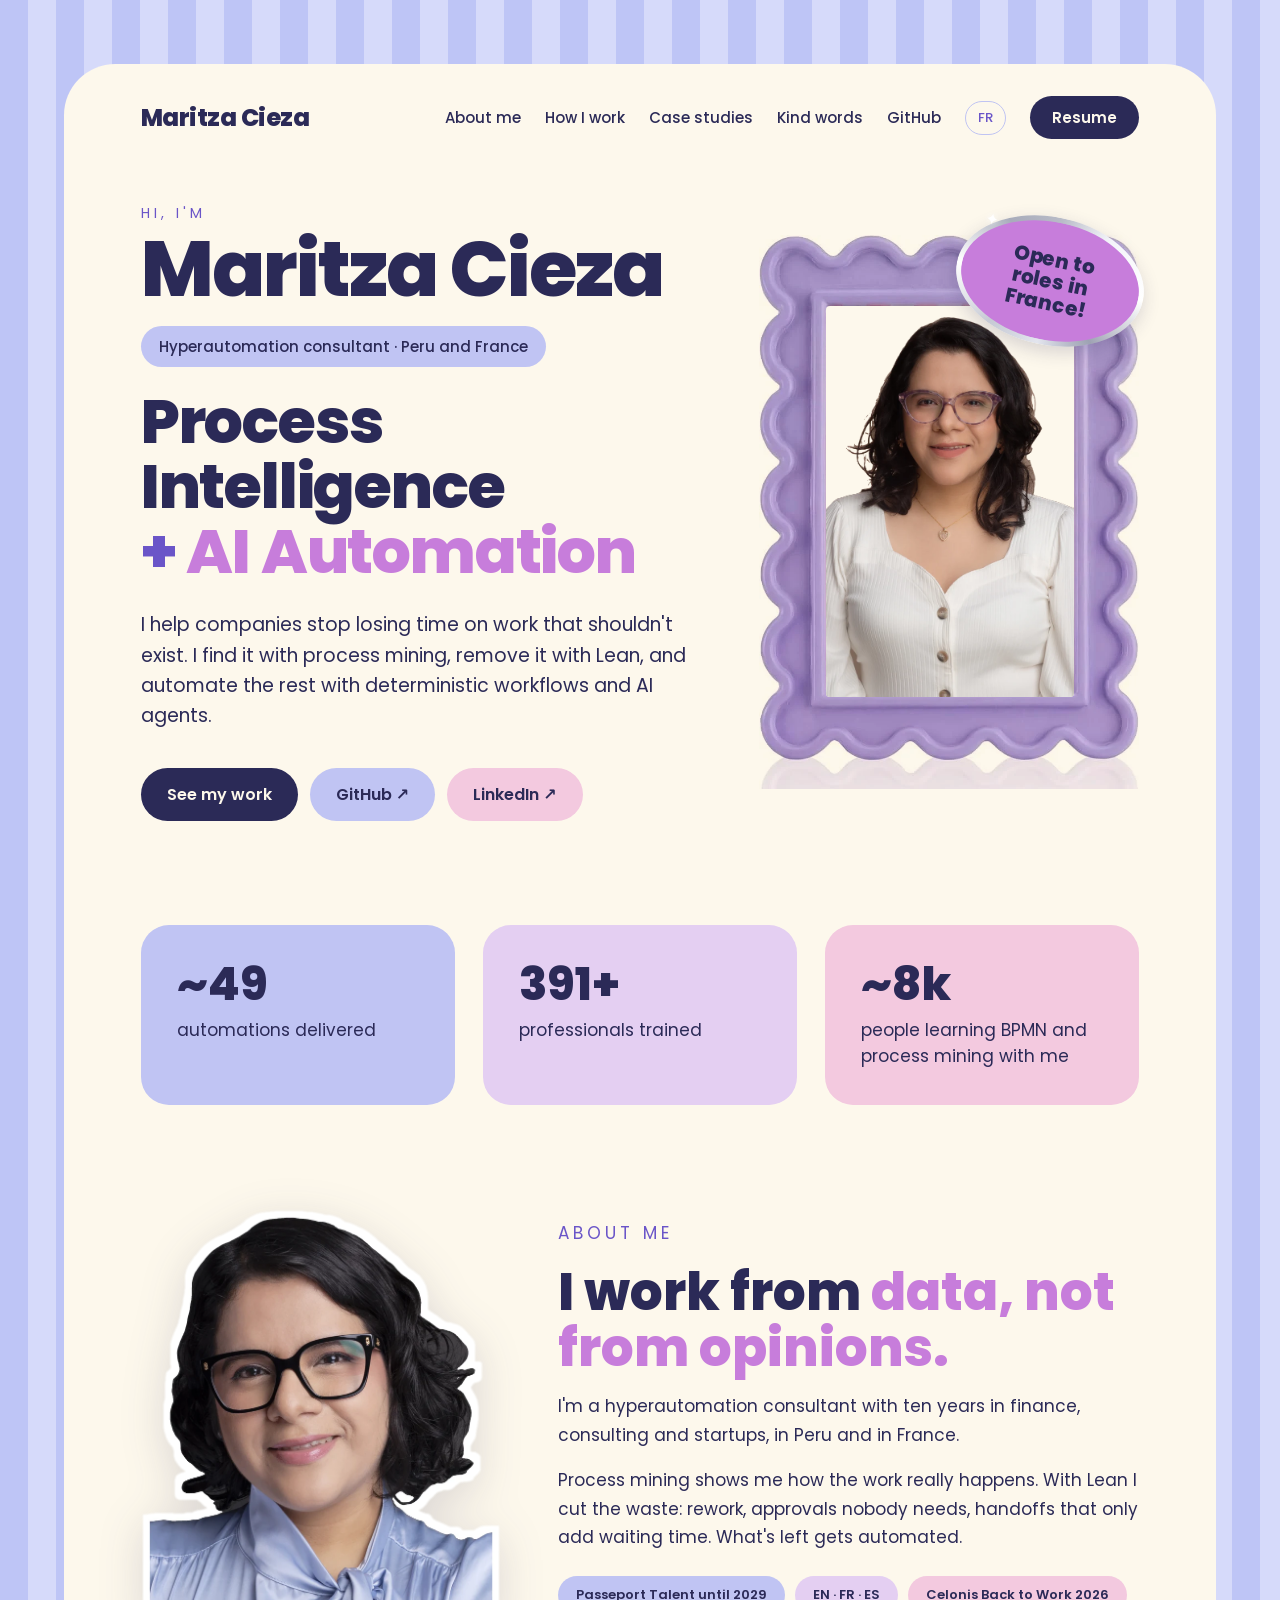
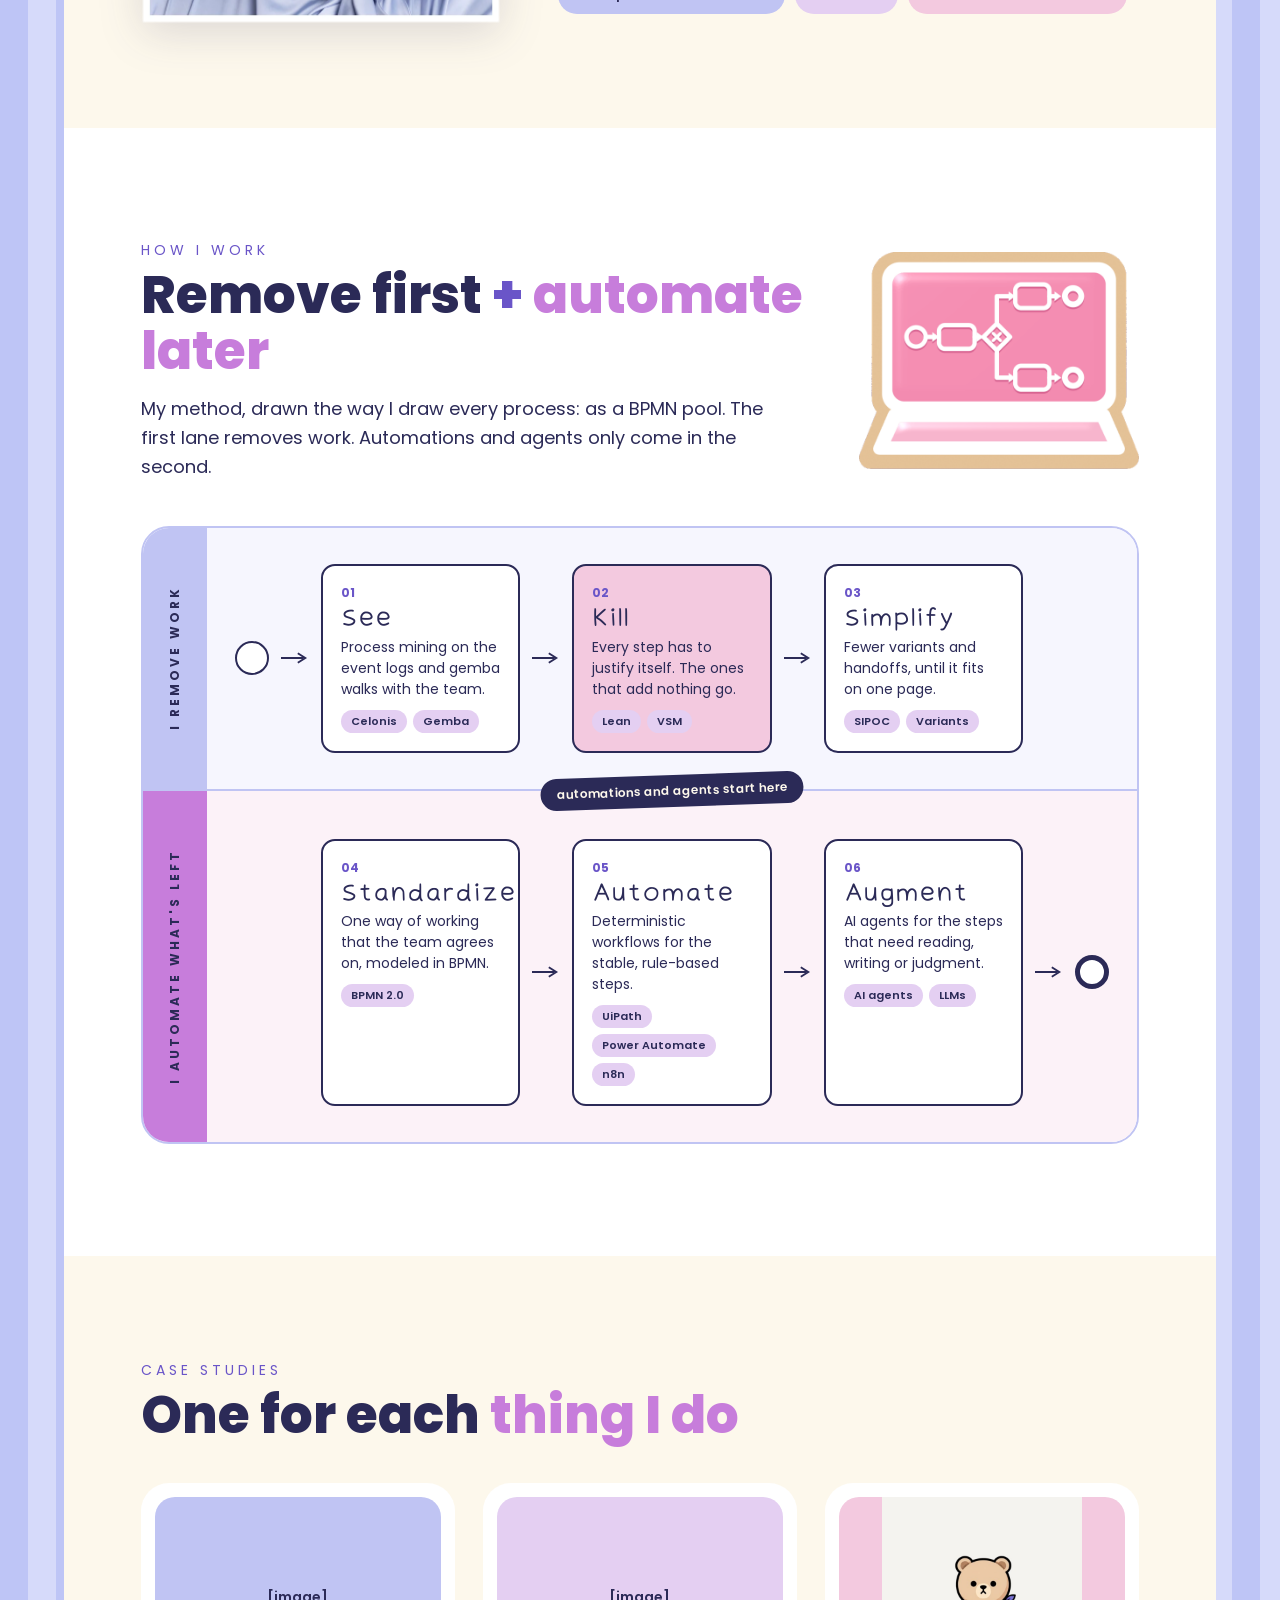
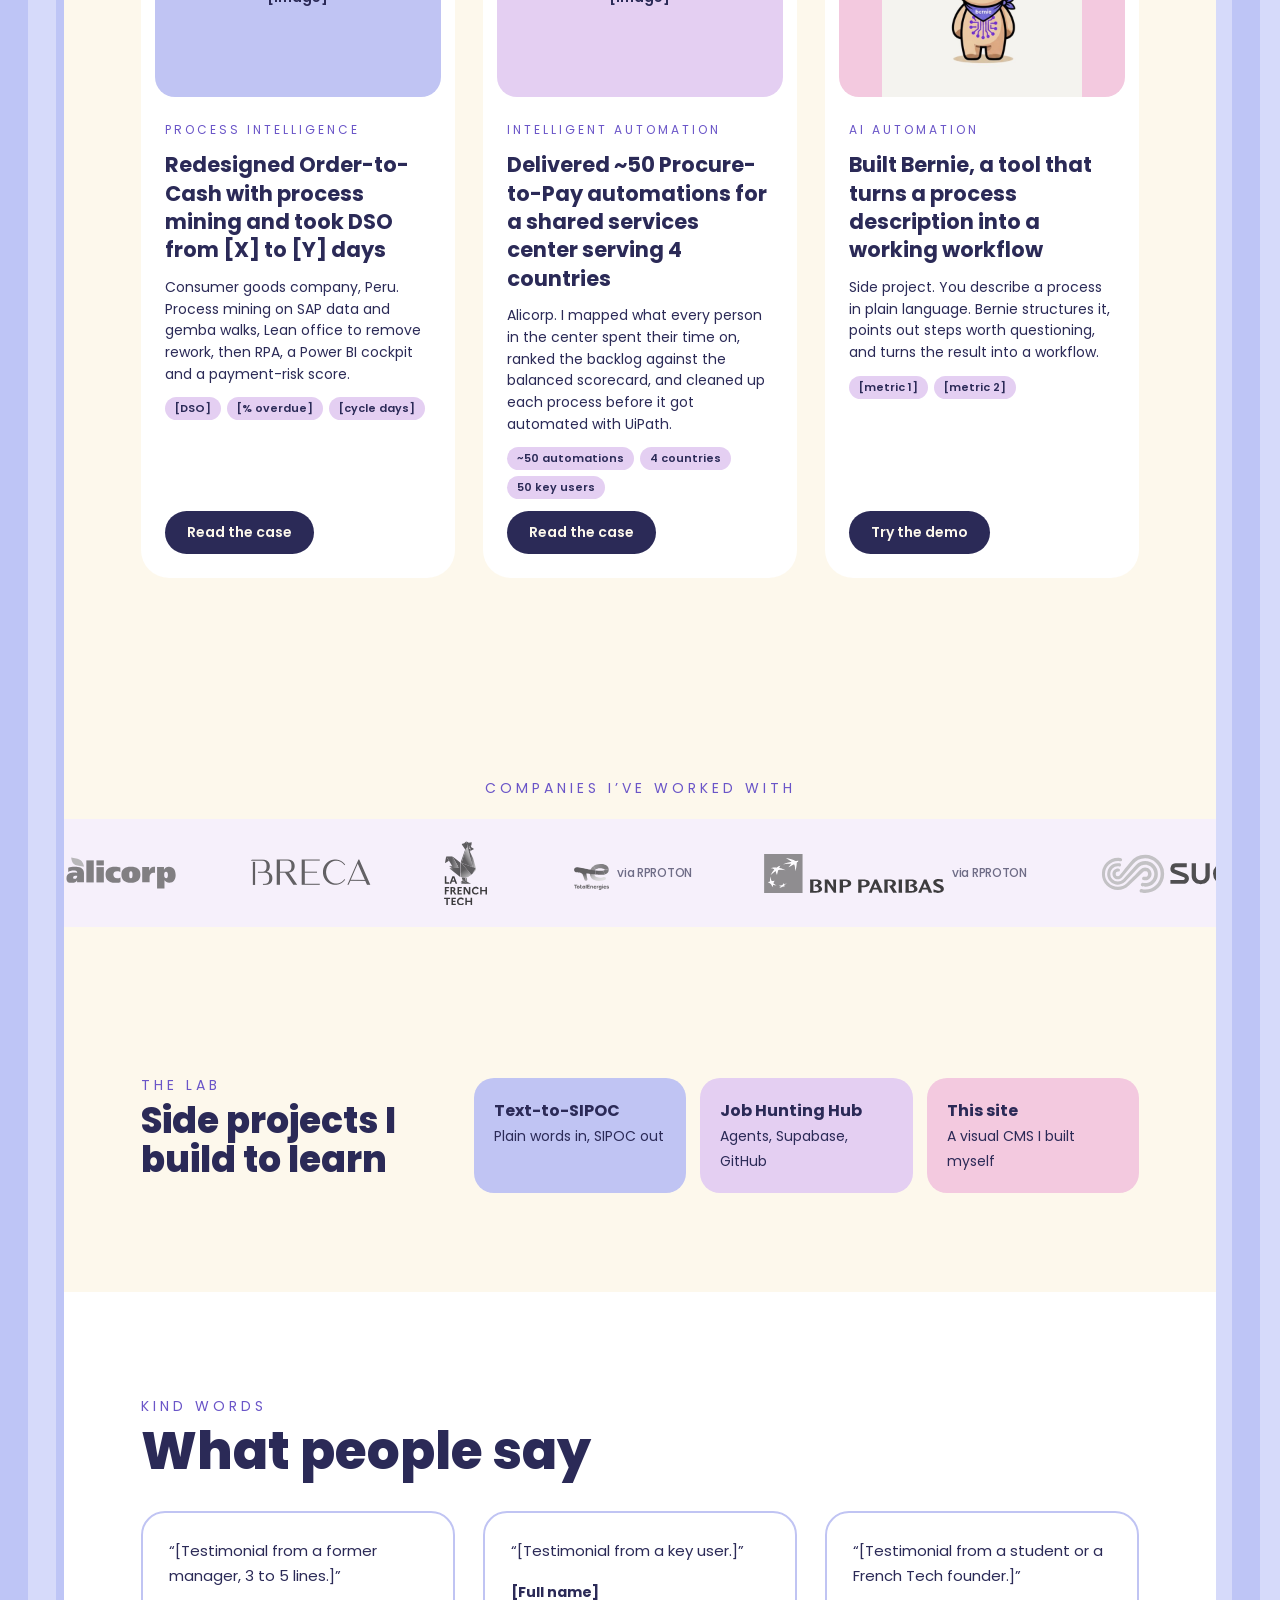
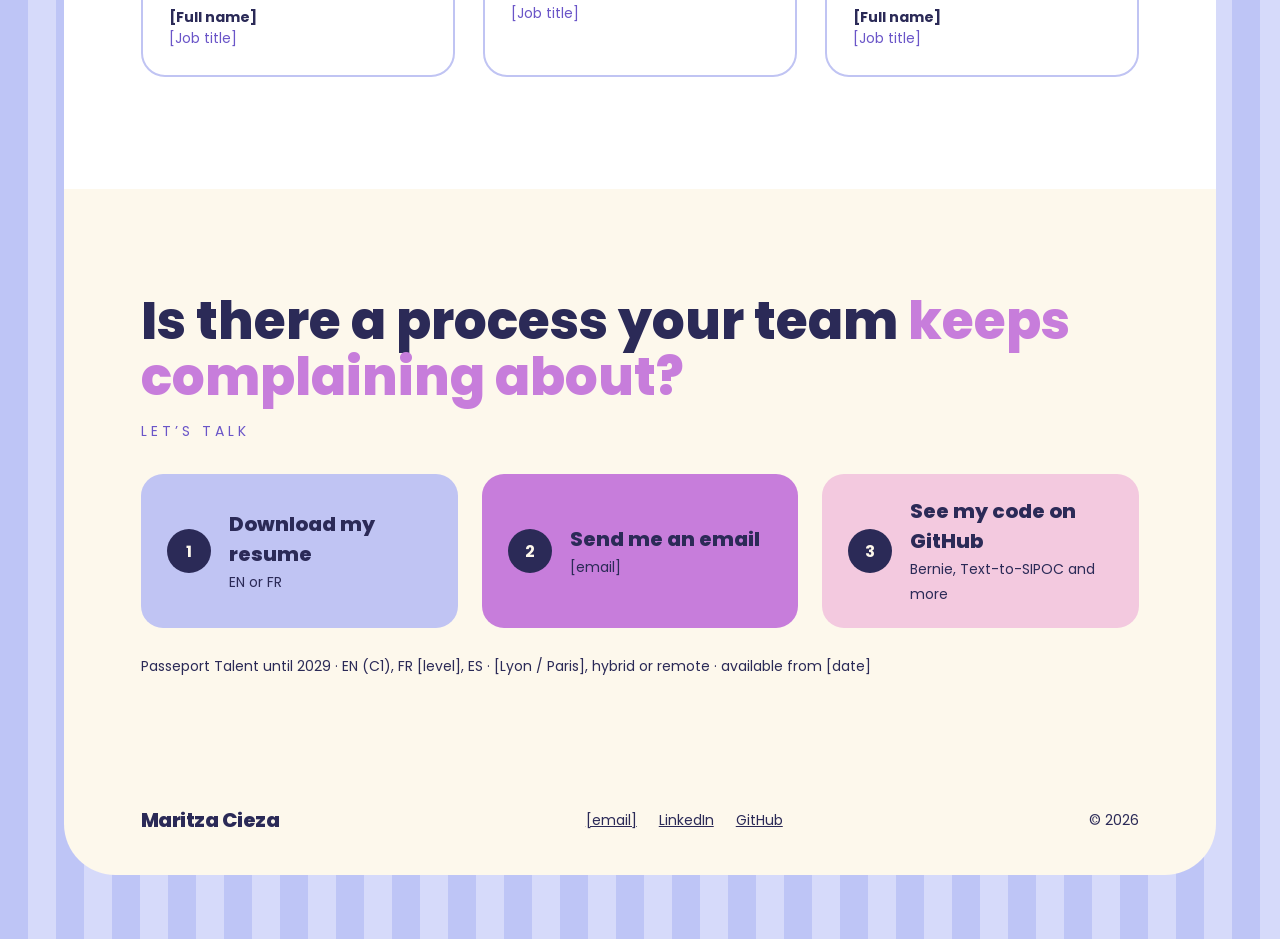
<file: index.html>
<!doctype html>
<html lang="en">
<head>
<meta charset="utf-8">
<meta name="viewport" content="width=device-width, initial-scale=1">
<title>Maritza Cieza · Process Intelligence + AI Automation</title>
<meta name="description" content="Hyperautomation consultant. I find wasted work with process mining, remove it with Lean, and automate the rest with deterministic workflows and AI agents.">
<link rel="preconnect" href="https://fonts.googleapis.com">
<link rel="preconnect" href="https://fonts.gstatic.com" crossorigin>
<link href="https://fonts.googleapis.com/css2?family=Poppins:wght@400;500;600;700;800&display=swap" rel="stylesheet">
<link rel="stylesheet" href="styles.css?v=3">
</head>
<body>
<div class="page"><main class="sheet" id="app" aria-live="polite"><p class="pad" style="padding-top:48px">Loading…</p></main></div>
<script src="app.js?v=3"></script>
</body>
</html>
</file>
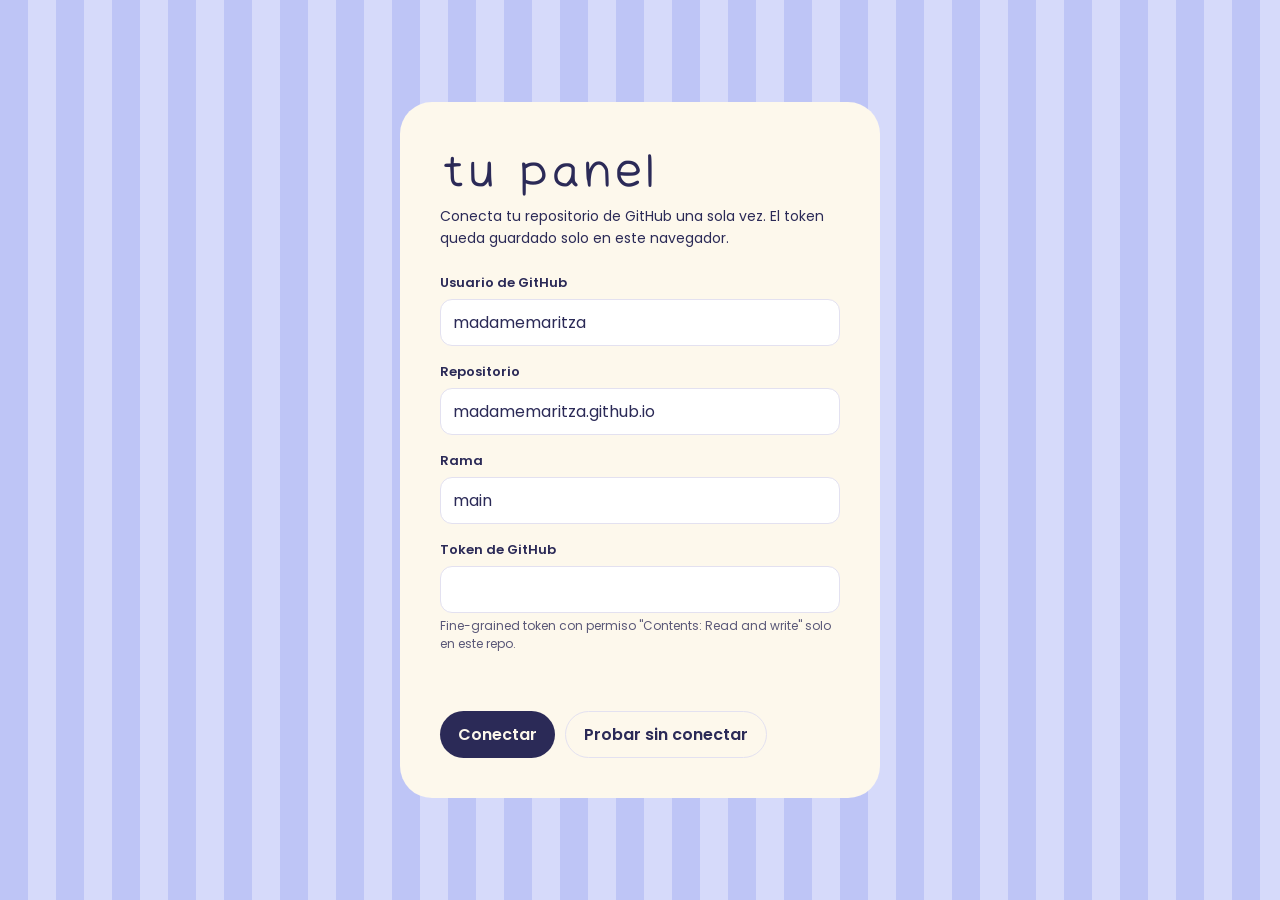
<file: admin/index.html>
<!doctype html>
<html lang="es">
<head>
<meta charset="utf-8">
<meta name="viewport" content="width=device-width, initial-scale=1">
<meta name="robots" content="noindex">
<title>Panel · Portfolio Maritza Cieza</title>
<link rel="preconnect" href="https://fonts.googleapis.com">
<link href="https://fonts.googleapis.com/css2?family=Poppins:wght@400;500;600;700&display=swap" rel="stylesheet">
<style>
@font-face { font-family: 'Irene Florentina'; src: url('../assets/fonts/IreneFlorentina-Regular.woff2') format('woff2'); }
:root { --cream:#FDF8EC; --ink:#2B2A57; --violet:#6A55C8; --orchid:#C77DDB; --lavender:#C0C4F3; --lilac:#E4CFF2; --pink:#F3C9DF; --line:#E3E1F0; --danger:#B3261E; }
* { box-sizing: border-box; }
body { margin: 0; font-family: Poppins, system-ui, sans-serif; color: var(--ink); background: #F4F2FB; }
button, input, textarea, select { font: inherit; color: inherit; }
.hand { font-family: 'Irene Florentina', Poppins, sans-serif; }
.hidden { display: none !important; }
.btn { border: 0; border-radius: 999px; padding: 10px 18px; font-weight: 600; cursor: pointer; background: var(--lavender); }
.btn:disabled { opacity: .45; cursor: not-allowed; }
.btn-ink { background: var(--ink); color: var(--cream); }
.btn-orchid { background: var(--orchid); }
.btn-ghost { background: transparent; border: 1.5px solid var(--line); }
.btn-danger { background: #FBE4E2; color: var(--danger); }
.btn-sm { padding: 6px 12px; font-size: 13px; }

/* login */
.login { min-height: 100vh; display: flex; align-items: center; justify-content: center; padding: 24px; background: repeating-linear-gradient(90deg, #BEC5F6 0 28px, #D6DAFA 28px 56px); }
.login-card { width: 100%; max-width: 480px; background: var(--cream); border-radius: 32px; padding: 40px; }
.login-card h1 { margin: 0 0 4px; font-size: 44px; font-weight: 400; }
.login-card p { margin: 0 0 24px; font-size: 14px; line-height: 1.6; }
.field { display: block; margin-bottom: 16px; }
.field > span, .field > label > span { display: block; font-size: 13px; font-weight: 600; margin-bottom: 6px; }
.field small { display: block; font-size: 12px; color: #5A5878; margin-top: 4px; }
.field input, .field textarea, .field select { width: 100%; border: 1.5px solid var(--line); border-radius: 12px; padding: 10px 12px; background: #fff; }
.field textarea { min-height: 84px; resize: vertical; line-height: 1.5; }
.field input:focus, .field textarea:focus, .field select:focus { outline: 2px solid var(--violet); outline-offset: 1px; }
.pair { display: grid; grid-template-columns: 1fr 1fr; gap: 12px; }
.pair label > em { font-style: normal; font-size: 11px; font-weight: 700; letter-spacing: 1px; color: var(--violet); }
.error { color: var(--danger); font-size: 13px; min-height: 18px; }

/* app */
.top { position: sticky; top: 0; z-index: 10; display: flex; flex-wrap: wrap; align-items: center; gap: 12px; padding: 12px 20px; background: var(--cream); border-bottom: 1px solid var(--line); }
.top .title { font-size: 28px; margin-right: auto; }
.status { font-size: 13px; color: #5A5878; }
.layout { display: grid; grid-template-columns: 220px minmax(0, 1fr) minmax(0, 1fr); min-height: calc(100vh - 62px); }
.layout.no-preview { grid-template-columns: 220px minmax(0, 1fr); }
.side { background: #fff; border-right: 1px solid var(--line); padding: 16px 12px; }
.side button { display: block; width: 100%; text-align: left; background: none; border: 0; border-radius: 12px; padding: 10px 12px; margin-bottom: 4px; cursor: pointer; font-weight: 500; }
.side button.active { background: var(--lilac); font-weight: 600; }
.main { padding: 28px; overflow: auto; }
.main h2 { margin: 0 0 4px; font-size: 26px; }
.main .hint { margin: 0 0 20px; font-size: 14px; color: #5A5878; }
.preview { border-left: 1px solid var(--line); background: #fff; position: sticky; top: 62px; height: calc(100vh - 62px); }
.preview iframe { width: 100%; height: 100%; border: 0; }
.item { background: #fff; border: 1.5px solid var(--line); border-radius: 18px; margin-bottom: 12px; }
.item.off { opacity: .55; }
.item-head { display: flex; flex-wrap: wrap; align-items: center; gap: 8px; padding: 12px 14px; }
.item-head strong { flex: 1 1 200px; font-weight: 600; font-size: 15px; }
.item-body { border-top: 1px solid var(--line); padding: 16px 14px 4px; }
.box { background: #fff; border: 1.5px solid var(--line); border-radius: 18px; padding: 18px 16px 4px; }
.thumb { display: flex; align-items: center; gap: 12px; flex-wrap: wrap; }
.thumb img { width: 72px; height: 72px; object-fit: cover; border-radius: 12px; background: var(--lilac); }
.swatches { display: flex; gap: 8px; }
.swatch { width: 34px; height: 34px; border-radius: 50%; border: 3px solid transparent; cursor: pointer; }
.swatch.on { border-color: var(--ink); }
.toast { position: fixed; left: 50%; bottom: 24px; transform: translateX(-50%); background: var(--ink); color: var(--cream); padding: 12px 20px; border-radius: 999px; font-size: 14px; z-index: 50; }
@media (max-width: 1000px) { .layout, .layout.no-preview { grid-template-columns: 1fr; } .side { display: flex; flex-wrap: wrap; gap: 4px; } .side button { width: auto; } .preview { display: none; } .pair { grid-template-columns: 1fr; } }
</style>
</head>
<body>

<section id="login" class="login">
  <form class="login-card" id="loginForm">
    <h1 class="hand">tu panel</h1>
    <p>Conecta tu repositorio de GitHub una sola vez. El token queda guardado solo en este navegador.</p>
    <label class="field"><span>Usuario de GitHub</span><input id="owner" required autocomplete="username" value="madamemaritza"></label>
    <label class="field"><span>Repositorio</span><input id="repo" required value="madamemaritza.github.io"></label>
    <label class="field"><span>Rama</span><input id="branch" value="main"></label>
    <label class="field"><span>Token de GitHub</span><input id="token" type="password" required autocomplete="current-password"><small>Fine-grained token con permiso "Contents: Read and write" solo en este repo.</small></label>
    <p class="error" id="loginError" role="alert"></p>
    <div style="display:flex;flex-wrap:wrap;gap:10px">
      <button class="btn btn-ink" type="submit">Conectar</button>
      <button class="btn btn-ghost" type="button" id="localBtn">Probar sin conectar</button>
    </div>
  </form>
</section>

<section id="appView" class="hidden">
  <header class="top">
    <span class="title hand">tu panel</span>
    <span class="status" id="status"></span>
    <button class="btn btn-ghost btn-sm" type="button" id="langBtn">Vista: EN</button>
    <button class="btn btn-ghost btn-sm" type="button" id="previewBtn">Ocultar vista previa</button>
    <a class="btn btn-ghost btn-sm" href="../" target="_blank" rel="noopener" style="text-decoration:none">Ver mi web ↗</a>
    <button class="btn btn-ghost btn-sm" type="button" id="logoutBtn">Salir</button>
    <button class="btn btn-orchid" type="button" id="publishBtn" disabled>Publicar</button>
  </header>
  <div class="layout" id="layout">
    <nav class="side" id="side" aria-label="Secciones"></nav>
    <div class="main" id="main"></div>
    <div class="preview" id="preview"><iframe id="frame" title="Vista previa" src="../index.html"></iframe></div>
  </div>
</section>

<script>
(function () {
  'use strict';
  var COLORS = { lavender: '#C0C4F3', lilac: '#E4CFF2', pink: '#F3C9DF', orchid: '#C77DDB' };
  var SECTIONS = [
    { key: 'hero', label: 'Hero', hint: 'Lo primero que ve el recruiter.', type: 'object', fields: [
      ['eyebrow', 'Saludo pequeño', 'i18n'], ['pill', 'Etiqueta', 'i18n'], ['title_a', 'Título, línea 1', 'i18n'], ['title_b', 'Título, línea 2 (en orquídea)', 'i18n'],
      ['promise', 'Tu promesa', 'i18n-area'], ['sticker', 'Texto del óvalo (vacío = sin óvalo)', 'i18n'], ['photo', 'Foto dentro del marco', 'image'] ] },
    { key: 'stats', label: 'Cifras', hint: 'Números grandes en tarjetas de color.', type: 'list', title: function (x) { return x.value; },
      blank: { value: '0', label: { en: '', fr: '' }, color: 'lavender' },
      fields: [['value', 'Número', 'text'], ['label', 'Texto', 'i18n'], ['color', 'Color', 'color']] },
    { key: 'about', label: 'Sobre mí', type: 'object', fields: [
      ['eyebrow', 'Saludo pequeño', 'i18n'], ['title_a', 'Título', 'i18n'], ['title_b', 'Título (en orquídea)', 'i18n'], ['p1', 'Párrafo 1', 'i18n-area'], ['p2', 'Párrafo 2', 'i18n-area'],
      ['pills', 'Píldoras', 'i18n-list'], ['photo', 'Foto redonda', 'image'] ] },
    { key: 'method', label: 'How I work', hint: 'Textos del pool BPMN. Los pasos se editan en "Pasos del método".', type: 'object', fields: [
      ['eyebrow', 'Saludo pequeño', 'i18n'], ['title_a', 'Título', 'i18n'], ['title_b', 'Título (en orquídea)', 'i18n'], ['intro', 'Introducción', 'i18n-area'],
      ['lane1', 'Carril 1', 'i18n'], ['lane2', 'Carril 2', 'i18n'], ['marker', 'Etiqueta sobre el carril 2', 'i18n'], ['image', 'Ilustración', 'image'] ] },
    { key: 'steps', label: 'Pasos del método', type: 'list', title: function (x) { return (x.title && x.title.en) || 'Paso'; },
      blank: { lane: '1', title: { en: '', fr: '' }, text: { en: '', fr: '' }, tools: '' },
      fields: [['title', 'Título', 'i18n'], ['text', 'Texto', 'i18n-area'], ['tools', 'Herramientas (separadas por coma)', 'text'], ['lane', 'Carril', 'lane']] },
    { key: 'cases', label: 'Casos', hint: 'Agrega, edita, oculta o reordena tus casos.', type: 'list', title: function (x) { return (x.title && x.title.en) || 'Nuevo caso'; },
      blank: { label: { en: '', fr: '' }, title: { en: '', fr: '' }, summary: { en: '', fr: '' }, metrics: '', image: '', color: 'lavender', link: '', button: { en: 'Read the case', fr: 'Lire le cas' } },
      fields: [['label', 'Etiqueta (ej. PROCESS INTELLIGENCE)', 'i18n'], ['title', 'Título de la tarjeta', 'i18n'], ['summary', 'Resumen', 'i18n-area'], ['metrics', 'Métricas (separadas por coma)', 'text'],
        ['image', 'Imagen', 'image'], ['color', 'Color de fondo de la imagen', 'color'], ['link', 'Link (caso completo, demo o PDF)', 'text'], ['button', 'Texto del botón', 'i18n']] },
    { key: 'brands', label: 'Empresas', hint: 'Sube cada logo en PNG o SVG con fondo transparente. Se muestran en gris.', type: 'list', title: function (x) { return x.name || 'Empresa'; },
      blank: { name: '', via: '', logo: '' }, fields: [['name', 'Nombre', 'text'], ['via', 'Nota (ej. via RPROTON)', 'text'], ['logo', 'Logo', 'image']] },
    { key: 'certs', label: 'Certificaciones', type: 'list', title: function (x) { return x.name || 'Certificación'; },
      blank: { name: '', image: '', link: '' }, fields: [['name', 'Nombre', 'text'], ['image', 'Badge', 'image'], ['link', 'Link de verificación', 'text']] },
    { key: 'lab', label: 'Lab', type: 'list', title: function (x) { return x.title || 'Proyecto'; },
      blank: { title: '', text: { en: '', fr: '' }, link: '', color: 'lavender' }, fields: [['title', 'Nombre', 'text'], ['text', 'Descripción corta', 'i18n'], ['link', 'Link', 'text'], ['color', 'Color', 'color']] },
    { key: 'testimonials', label: 'Testimonios', type: 'list', title: function (x) { return x.name || 'Testimonio'; },
      blank: { quote: { en: '', fr: '' }, name: '', role: '', photo: '' }, fields: [['quote', 'Testimonio', 'i18n-area'], ['name', 'Nombre completo', 'text'], ['role', 'Cargo', 'text'], ['photo', 'Foto', 'image']] },
    { key: 'contact', label: 'Contacto', type: 'object', fields: [['title_a', 'Título', 'i18n'], ['title_b', 'Título (en orquídea)', 'i18n'], ['facts', 'Datos prácticos', 'i18n-area']] },
    { key: 'settings', label: 'Redes y CV', type: 'object', fields: [['name', 'Tu nombre', 'text'], ['email', 'Email', 'text'], ['github', 'GitHub (link)', 'text'], ['linkedin', 'LinkedIn (link)', 'text'], ['tiktok', 'TikTok (link)', 'text'],
      ['resume_en', 'CV en inglés (PDF)', 'file'], ['resume_fr', 'CV en francés (PDF)', 'file']] }
  ];

  var cfg = load('mc-admin') || {};
  var mode = null, content = null, sha = null, dirty = false, current = 'hero', open = {}, previewLang = 'en', blobs = {};
  var $ = function (id) { return document.getElementById(id); };

  function load(k) { try { return JSON.parse(localStorage.getItem(k)); } catch (e) { return null; } }
  function save(k, v) { try { localStorage.setItem(k, JSON.stringify(v)); } catch (e) {} }
  function esc(s) { return String(s == null ? '' : s).replace(/[&<>"']/g, function (c) { return { '&': '&amp;', '<': '&lt;', '>': '&gt;', '"': '&quot;', "'": '&#39;' }[c]; }); }
  function toast(msg) { var d = document.createElement('div'); d.className = 'toast'; d.setAttribute('role', 'status'); d.textContent = msg; document.body.appendChild(d); setTimeout(function () { d.remove(); }, 3200); }
  function b64encode(str) { var bytes = new TextEncoder().encode(str), bin = ''; bytes.forEach(function (b) { bin += String.fromCharCode(b); }); return btoa(bin); }
  function b64decode(b64) { var bin = atob(b64.replace(/\n/g, '')), bytes = new Uint8Array(bin.length); for (var i = 0; i < bin.length; i++) bytes[i] = bin.charCodeAt(i); return new TextDecoder().decode(bytes); }
  function api(path, opts) {
    opts = opts || {};
    return fetch('https://api.github.com/repos/' + encodeURIComponent(cfg.owner) + '/' + encodeURIComponent(cfg.repo) + path, {
      method: opts.method || 'GET',
      headers: { Authorization: 'Bearer ' + cfg.token, Accept: 'application/vnd.github+json', 'Content-Type': 'application/json' },
      body: opts.body ? JSON.stringify(opts.body) : undefined
    }).then(function (r) { return r.json().then(function (j) { if (!r.ok) throw new Error(j.message || ('Error ' + r.status)); return j; }); });
  }

  // ---------- connect ----------
  $('owner').value = cfg.owner || 'madamemaritza'; $('repo').value = cfg.repo || 'madamemaritza.github.io'; $('branch').value = cfg.branch || 'main'; $('token').value = cfg.token || '';
  $('loginForm').addEventListener('submit', function (e) {
    e.preventDefault();
    cfg = { owner: $('owner').value.trim(), repo: $('repo').value.trim(), branch: $('branch').value.trim() || 'main', token: $('token').value.trim() };
    $('loginError').textContent = '';
    if (!cfg.owner || !cfg.repo || !cfg.token) { $('loginError').textContent = 'Completa usuario, repositorio y token.'; return; }
    api('/contents/content.json?ref=' + encodeURIComponent(cfg.branch)).then(function (f) {
      save('mc-admin', cfg); mode = 'github'; sha = f.sha; start(JSON.parse(b64decode(f.content)));
    }).catch(function (err) { $('loginError').textContent = 'No pude conectar: ' + err.message; });
  });
  $('localBtn').addEventListener('click', function () {
    fetch('../content.json', { cache: 'no-store' }).then(function (r) { return r.json(); }).then(function (c) { mode = 'local'; start(load('mc-local-draft') || c); })
      .catch(function () { $('loginError').textContent = 'No encontré content.json.'; });
  });
  if (cfg.owner && cfg.token) $('loginForm').requestSubmit();

  function start(c) {
    content = c;
    $('login').classList.add('hidden'); $('appView').classList.remove('hidden');
    $('publishBtn').textContent = mode === 'github' ? 'Publicar' : 'Descargar content.json';
    setStatus(mode === 'github' ? 'Conectado a ' + cfg.owner + '/' + cfg.repo : 'Modo prueba: los cambios no se publican');
    renderSide(); renderMain(); sendPreview();
  }
  function setStatus(s) { $('status').textContent = s; }
  function markDirty() { dirty = true; $('publishBtn').disabled = false; setStatus('Cambios sin publicar'); if (mode === 'local') save('mc-local-draft', content); schedulePreview(); }

  // ---------- preview ----------
  var timer = null;
  function schedulePreview() { clearTimeout(timer); timer = setTimeout(sendPreview, 250); }
  function withBlobs(obj) { var s = JSON.stringify(obj); Object.keys(blobs).forEach(function (p) { s = s.split(JSON.stringify(p).slice(1, -1)).join(blobs[p]); }); return JSON.parse(s); }
  function sendPreview() { if (!content) return; var w = $('frame').contentWindow; if (w) w.postMessage({ type: 'mc-preview', content: withBlobs(content), lang: previewLang }, location.origin); }
  $('frame').addEventListener('load', sendPreview);
  $('langBtn').addEventListener('click', function () { previewLang = previewLang === 'en' ? 'fr' : 'en'; this.textContent = 'Vista: ' + previewLang.toUpperCase(); sendPreview(); });
  $('previewBtn').addEventListener('click', function () { var off = $('layout').classList.toggle('no-preview'); $('preview').classList.toggle('hidden', off); this.textContent = off ? 'Mostrar vista previa' : 'Ocultar vista previa'; });
  $('logoutBtn').addEventListener('click', function () { if (dirty && !confirm('Tienes cambios sin publicar. ¿Salir igual?')) return; localStorage.removeItem('mc-admin'); location.reload(); });
  window.addEventListener('beforeunload', function (e) { if (dirty) { e.preventDefault(); e.returnValue = ''; } });

  // ---------- publish ----------
  $('publishBtn').addEventListener('click', function () {
    var btn = this;
    if (mode === 'local') {
      var a = document.createElement('a'); a.href = URL.createObjectURL(new Blob([JSON.stringify(content, null, 2)], { type: 'application/json' })); a.download = 'content.json'; a.click();
      toast('Descargado. En modo prueba no se publica nada.'); return;
    }
    btn.disabled = true; setStatus('Publicando…');
    api('/contents/content.json', { method: 'PUT', body: { message: 'Update portfolio content from admin panel', content: b64encode(JSON.stringify(content, null, 2) + '\n'), sha: sha, branch: cfg.branch } })
      .then(function (r) { sha = r.content.sha; dirty = false; setStatus('Publicado. Tu web se actualiza en 1 o 2 minutos.'); toast('¡Publicado!'); })
      .catch(function (err) { btn.disabled = false; setStatus('No se pudo publicar'); alert('No se pudo publicar: ' + err.message + '\n\nSi editaste desde otro navegador, recarga el panel.'); });
  });

  // ---------- uploads ----------
  function readFile(file) { return new Promise(function (ok, ko) { var r = new FileReader(); r.onload = function () { ok(r.result); }; r.onerror = ko; r.readAsDataURL(file); }); }
  function upload(file) {
    return readFile(file).then(function (dataUrl) {
      if (mode === 'local') return dataUrl;
      var clean = file.name.toLowerCase().replace(/[^a-z0-9.\-]+/g, '-');
      var path = 'assets/uploads/' + Date.now() + '-' + clean;
      setStatus('Subiendo ' + file.name + '…');
      return api('/contents/' + path, { method: 'PUT', body: { message: 'Upload ' + clean, content: dataUrl.split(',')[1], branch: cfg.branch } })
        .then(function () { blobs[path] = dataUrl; setStatus('Imagen subida. Recuerda publicar.'); return path; });
    });
  }

  // ---------- render ----------
  function renderSide() {
    $('side').innerHTML = SECTIONS.map(function (s) { return '<button type="button" data-k="' + s.key + '" class="' + (s.key === current ? 'active' : '') + '">' + esc(s.label) + '</button>'; }).join('');
    Array.prototype.forEach.call($('side').querySelectorAll('button'), function (b) { b.addEventListener('click', function () { current = b.dataset.k; renderSide(); renderMain(); }); });
  }
  function sectionDef(k) { return SECTIONS.filter(function (s) { return s.key === k; })[0]; }

  function renderMain() {
    var def = sectionDef(current), main = $('main');
    main.innerHTML = '<h2>' + esc(def.label) + '</h2><p class="hint">' + esc(def.hint || '') + '</p>';
    if (def.type === 'object') {
      content[def.key] = content[def.key] || {};
      var box = document.createElement('div'); box.className = 'box';
      def.fields.forEach(function (f) { box.appendChild(fieldEl(content[def.key], f)); });
      main.appendChild(box);
      return;
    }
    var arr = content[def.key] = content[def.key] || [];
    arr.forEach(function (item, i) {
      var id = def.key + i, el = document.createElement('div');
      el.className = 'item' + (item.hidden ? ' off' : '');
      el.innerHTML = '<div class="item-head"><strong>' + esc(def.title(item) || '(sin título)') + (item.hidden ? ' · oculto' : '') + '</strong>' +
        '<button class="btn btn-ghost btn-sm" data-a="up" aria-label="Subir"' + (i === 0 ? ' disabled' : '') + '>↑</button>' +
        '<button class="btn btn-ghost btn-sm" data-a="down" aria-label="Bajar"' + (i === arr.length - 1 ? ' disabled' : '') + '>↓</button>' +
        '<button class="btn btn-ghost btn-sm" data-a="hide">' + (item.hidden ? 'Mostrar' : 'Ocultar') + '</button>' +
        '<button class="btn btn-sm" data-a="edit">' + (open[id] ? 'Cerrar' : 'Editar') + '</button>' +
        '<button class="btn btn-danger btn-sm" data-a="del">Borrar</button></div>';
      if (open[id]) { var body = document.createElement('div'); body.className = 'item-body'; def.fields.forEach(function (f) { body.appendChild(fieldEl(item, f, function () { el.querySelector('strong').textContent = def.title(item) || '(sin título)'; })); }); el.appendChild(body); }
      el.querySelector('.item-head').addEventListener('click', function (e) {
        var a = e.target.dataset && e.target.dataset.a; if (!a) return;
        if (a === 'edit') open[id] = !open[id];
        if (a === 'hide') { item.hidden = !item.hidden; markDirty(); }
        if (a === 'del') { if (!confirm('¿Borrar "' + (def.title(item) || 'este elemento') + '"?')) return; arr.splice(i, 1); open = {}; markDirty(); }
        if (a === 'up' && i > 0) { arr.splice(i - 1, 0, arr.splice(i, 1)[0]); open = {}; markDirty(); }
        if (a === 'down' && i < arr.length - 1) { arr.splice(i + 1, 0, arr.splice(i, 1)[0]); open = {}; markDirty(); }
        renderMain();
      });
      main.appendChild(el);
    });
    var add = document.createElement('button'); add.className = 'btn btn-ink'; add.type = 'button'; add.textContent = '+ Agregar ' + def.label.toLowerCase();
    add.addEventListener('click', function () { arr.push(JSON.parse(JSON.stringify(def.blank))); open = {}; open[def.key + (arr.length - 1)] = true; markDirty(); renderMain(); });
    main.appendChild(add);
  }

  function fieldEl(obj, f, onChange) {
    var key = f[0], label = f[1], type = f[2], wrap = document.createElement('div'), uid = 'f' + Math.random().toString(36).slice(2);
    var changed = function () { markDirty(); if (onChange) onChange(); };
    wrap.className = 'field';
    if (type === 'text') {
      wrap.innerHTML = '<label for="' + uid + '"><span>' + esc(label) + '</span></label><input id="' + uid + '" value="' + esc(obj[key]) + '">';
      wrap.querySelector('input').addEventListener('input', function (e) { obj[key] = e.target.value; changed(); });
    } else if (type === 'i18n' || type === 'i18n-area') {
      var v = obj[key] = (obj[key] && typeof obj[key] === 'object') ? obj[key] : { en: obj[key] || '', fr: '' };
      var tag = type === 'i18n' ? 'input' : 'textarea';
      wrap.innerHTML = '<span>' + esc(label) + '</span><div class="pair">' + ['en', 'fr'].map(function (l) {
        var inner = tag === 'input' ? '<input id="' + uid + l + '" value="' + esc(v[l]) + '">' : '<textarea id="' + uid + l + '">' + esc(v[l]) + '</textarea>';
        return '<label for="' + uid + l + '"><em>' + l.toUpperCase() + '</em>' + inner + '</label>';
      }).join('') + '</div>';
      ['en', 'fr'].forEach(function (l) { wrap.querySelector('#' + uid + l).addEventListener('input', function (e) { v[l] = e.target.value; changed(); }); });
    } else if (type === 'i18n-list') {
      var arr = obj[key] = obj[key] || [];
      wrap.innerHTML = '<span>' + esc(label) + '</span>';
      arr.forEach(function (p, i) {
        var row = document.createElement('div'); row.className = 'pair'; row.style.marginBottom = '8px';
        row.innerHTML = '<input aria-label="EN" value="' + esc(p.en) + '"><div style="display:flex;gap:6px"><input aria-label="FR" value="' + esc(p.fr) + '" style="flex:1"><button class="btn btn-danger btn-sm" type="button" aria-label="Quitar">×</button></div>';
        var ins = row.querySelectorAll('input');
        ins[0].addEventListener('input', function (e) { p.en = e.target.value; changed(); });
        ins[1].addEventListener('input', function (e) { p.fr = e.target.value; changed(); });
        row.querySelector('button').addEventListener('click', function () { arr.splice(i, 1); changed(); renderMain(); });
        wrap.appendChild(row);
      });
      var add = document.createElement('button'); add.type = 'button'; add.className = 'btn btn-sm'; add.textContent = '+ Agregar píldora';
      add.addEventListener('click', function () { arr.push({ en: '', fr: '' }); changed(); renderMain(); });
      wrap.appendChild(add);
    } else if (type === 'color') {
      wrap.innerHTML = '<span>' + esc(label) + '</span><div class="swatches" role="radiogroup">' + Object.keys(COLORS).map(function (c) {
        return '<button type="button" role="radio" aria-checked="' + (obj[key] === c) + '" aria-label="' + c + '" class="swatch' + (obj[key] === c ? ' on' : '') + '" data-c="' + c + '" style="background:' + COLORS[c] + '"></button>';
      }).join('') + '</div>';
      wrap.querySelectorAll('.swatch').forEach(function (b) { b.addEventListener('click', function () { obj[key] = b.dataset.c; changed(); wrap.querySelectorAll('.swatch').forEach(function (x) { x.classList.toggle('on', x === b); x.setAttribute('aria-checked', x === b); }); }); });
    } else if (type === 'lane') {
      wrap.innerHTML = '<label for="' + uid + '"><span>' + esc(label) + '</span></label><select id="' + uid + '"><option value="1">1 · Quitar trabajo</option><option value="2">2 · Automatizar</option></select>';
      var sel = wrap.querySelector('select'); sel.value = String(obj[key] || '1');
      sel.addEventListener('change', function (e) { obj[key] = e.target.value; changed(); });
    } else if (type === 'image' || type === 'file') {
      var src = obj[key] ? (blobs[obj[key]] || (obj[key].indexOf('data:') === 0 ? obj[key] : '../' + obj[key])) : '';
      wrap.innerHTML = '<label for="' + uid + '"><span>' + esc(label) + '</span></label><div class="thumb">' +
        (type === 'image' ? (src ? '<img src="' + esc(src) + '" alt="">' : '<img alt="">') : '<span style="font-size:13px">' + (obj[key] ? esc(obj[key].slice(0, 60)) : 'Sin archivo') + '</span>') +
        '<input id="' + uid + '" type="file" accept="' + (type === 'image' ? 'image/*' : 'application/pdf') + '">' +
        (obj[key] ? '<button class="btn btn-danger btn-sm" type="button">Quitar</button>' : '') + '</div>';
      wrap.querySelector('input').addEventListener('change', function (e) {
        var file = e.target.files[0]; if (!file) return;
        if (file.size > 4 * 1024 * 1024) { alert('El archivo pesa más de 4 MB. Usa uno más liviano.'); return; }
        upload(file).then(function (path) { obj[key] = path; changed(); renderMain(); }).catch(function (err) { alert('No se pudo subir: ' + err.message); });
      });
      var rm = wrap.querySelector('.btn-danger'); if (rm) rm.addEventListener('click', function () { obj[key] = ''; changed(); renderMain(); });
    }
    return wrap;
  }
})();
</script>
</body>
</html>
</file>
<file: styles.css>
@font-face { font-family: 'Irene Florentina'; src: url('assets/fonts/IreneFlorentina-Regular.woff2') format('woff2'); font-display: swap; }

:root {
  --cream: #FDF8EC;
  --ink: #2B2A57;
  --violet: #6A55C8;
  --orchid: #C77DDB;
  --lavender: #C0C4F3;
  --lilac: #E4CFF2;
  --pink: #F3C9DF;
  --stripe-a: #BEC5F6;
  --stripe-b: #D6DAFA;
  --white: #FFFFFF;
}

* { box-sizing: border-box; }
html { scroll-behavior: smooth; }
body {
  margin: 0;
  font-family: Poppins, system-ui, sans-serif;
  color: var(--ink);
  background: repeating-linear-gradient(90deg, var(--stripe-a) 0 28px, var(--stripe-b) 28px 56px);
}
a { color: var(--ink); }
a:hover { color: var(--violet); }
img { max-width: 100%; display: block; }

.page { padding: clamp(16px, 5vw, 80px) clamp(12px, 5vw, 72px); }
.sheet { max-width: 1280px; margin: 0 auto; background: var(--cream); border-radius: clamp(28px, 4vw, 56px); overflow: hidden; }
.pad { padding-left: clamp(24px, 6vw, 80px); padding-right: clamp(24px, 6vw, 80px); }

.hand { font-family: 'Irene Florentina', Poppins, sans-serif; font-weight: 400; }
.eyebrow { margin: 0 0 6px; font-size: 14px; letter-spacing: 4px; color: var(--violet); }
.h2 { margin: 0 0 16px; font-size: clamp(34px, 4.5vw, 52px); line-height: 1.08; font-weight: 800; }
.orchid { color: var(--orchid); }
.violet { color: var(--violet); }

.bg-lavender { background: var(--lavender); }
.bg-lilac { background: var(--lilac); }
.bg-pink { background: var(--pink); }
.bg-orchid { background: var(--orchid); }
.bg-white { background: var(--white); }

.btn { display: inline-block; padding: 14px 26px; border-radius: 999px; font-weight: 600; text-decoration: none; }
.btn-ink { background: var(--ink); color: var(--cream); }
.btn-ink:hover { color: var(--cream); opacity: .9; }
.pill { display: inline-block; padding: 9px 18px; border-radius: 999px; font-size: 13px; font-weight: 600; }

/* header */
.topbar { padding-top: 32px; padding-bottom: 8px; display: flex; flex-wrap: wrap; align-items: center; justify-content: space-between; gap: 16px; }
.logo { font-size: 34px; text-decoration: none; }
.nav { display: flex; flex-wrap: wrap; align-items: center; gap: 24px; font-size: 15px; font-weight: 500; }
.nav a { text-decoration: none; }
.menu-btn { display: none; width: 46px; height: 46px; border: 1.5px solid var(--lavender); border-radius: 14px; background: var(--white); padding: 0; cursor: pointer; flex-direction: column; align-items: center; justify-content: center; gap: 5px; }
.menu-btn span { display: block; width: 20px; height: 2px; border-radius: 2px; background: var(--ink); transition: transform .2s, opacity .2s; }
.topbar.open .menu-btn span:nth-child(1) { transform: translateY(7px) rotate(45deg); }
.topbar.open .menu-btn span:nth-child(2) { opacity: 0; }
.topbar.open .menu-btn span:nth-child(3) { transform: translateY(-7px) rotate(-45deg); }
.lang { background: none; border: 1.5px solid var(--lavender); border-radius: 999px; padding: 6px 12px; font: inherit; font-size: 13px; color: var(--violet); cursor: pointer; }

/* hero */
.hero { padding-top: 56px; padding-bottom: 104px; display: flex; flex-wrap: wrap; align-items: center; gap: 56px; }
.hero-text { flex: 1 1 520px; min-width: 0; }
.hero-name { margin: 2px 0 18px; font-family: Poppins, sans-serif; font-weight: 800; font-size: clamp(46px, 6.4vw, 78px); line-height: 1; letter-spacing: -2px; }
.name-font { font-family: Poppins, sans-serif; font-weight: 800; letter-spacing: -0.5px; }
.hero h1 { margin: 22px 0 0; font-size: clamp(40px, 5.2vw, 62px); line-height: 1.05; font-weight: 800; letter-spacing: -1.2px; }
.hero-promise { margin: 26px 0 0; font-size: 19px; line-height: 1.6; max-width: 600px; }
.hero-actions { display: flex; flex-wrap: wrap; gap: 12px; margin-top: 36px; }
.hero-photo { flex: 1 1 340px; min-width: 0; display: flex; justify-content: center; position: relative; }
.frame { position: relative; width: 100%; max-width: 380px; aspect-ratio: 686 / 1000; }
.frame-img { position: absolute; inset: 0; width: 100%; height: 100%; object-fit: contain; mix-blend-mode: multiply; }
.frame-photo { position: absolute; left: 17.8%; top: 12.8%; width: 65.2%; height: 70.6%; max-width: none; object-fit: cover; object-position: center top; border-radius: 4px; background: var(--cream); }
@property --shine { syntax: '<angle>'; inherits: false; initial-value: 0deg; }
.sticker { position: absolute; top: -18px; right: -6px; max-width: 190px; color: var(--ink); padding: 26px 26px; border-radius: 50%; font-size: 20px; font-weight: 800; line-height: 1.1; text-align: center; transform: rotate(12deg); border: 5px solid transparent;
  background: linear-gradient(var(--orchid), var(--orchid)) padding-box,
    conic-gradient(from var(--shine), #B9BCC8, #F4F5FA, #FFFFFF, #9EA2B3, #E3E5EE, #C6C9D4, #FFFFFF, #A8ACBB, #B9BCC8) border-box;
  box-shadow: 0 6px 18px rgba(43, 42, 87, .18);
  animation: shine 3.5s linear infinite; }
.sticker::after { content: '✦'; position: absolute; top: 2px; left: 14px; font-size: 16px; color: #fff; text-shadow: 0 0 6px #fff; animation: twinkle 2.2s ease-in-out infinite; }
@keyframes shine { to { --shine: 360deg; } }
@keyframes twinkle { 0%, 100% { opacity: .15; transform: scale(.6); } 50% { opacity: 1; transform: scale(1.1); } }
@media (prefers-reduced-motion: reduce) { .sticker, .sticker::after { animation: none; } }

/* bento */
.grid { display: grid; gap: 28px; }
.grid-3 { grid-template-columns: repeat(auto-fit, minmax(260px, 1fr)); }
.card { border-radius: 28px; padding: 36px; }
.stat-value { font-size: 46px; font-weight: 800; line-height: 1; }
.stat-label { margin-top: 10px; font-size: 17px; }

/* about */
.about { padding-top: 104px; padding-bottom: 104px; display: flex; flex-wrap: wrap; align-items: center; gap: 56px; }
.about-photo { flex: 1 1 300px; display: flex; justify-content: center; }
.about-photo img { width: 100%; max-width: 360px; height: auto; filter: drop-shadow(0 10px 22px rgba(43, 42, 87, .16)); }
.about-text { flex: 1 1 520px; min-width: 0; }
.about-text p { font-size: 17px; line-height: 1.7; margin: 0 0 16px; }
.pills { display: flex; flex-wrap: wrap; gap: 10px; margin-top: 24px; }

/* method / BPMN pool */
.method { padding-top: 112px; padding-bottom: 112px; }
.method-head { display: flex; flex-wrap: wrap; align-items: center; gap: 32px; margin-bottom: 44px; }
.method-head > div { flex: 1 1 520px; }
.method-head img { flex: 0 1 280px; width: 280px; }
.method-intro { margin: 0; font-size: 18px; line-height: 1.6; max-width: 640px; }
.pool { background: var(--white); border: 2px solid var(--lavender); border-radius: 28px; overflow: hidden; }
.lane { display: flex; }
.lane + .lane { border-top: 2px solid var(--lavender); }
.lane-label { flex: 0 0 64px; display: flex; align-items: center; justify-content: center; }
.lane-label span { writing-mode: vertical-rl; transform: rotate(180deg); font-size: 12px; font-weight: 700; letter-spacing: 3px; text-transform: uppercase; }
.lane-body { flex: 1 1 auto; min-width: 0; padding: 36px 28px; display: grid; grid-template-columns: 34px 28px repeat(var(--n, 3), minmax(0, 1fr) 28px) 34px; align-items: center; column-gap: 12px; position: relative; }
.lane-body > .task { align-self: stretch; }
.lane-body > .arrow, .lane-body > .event { justify-self: center; }
.lane-1 .lane-label { background: var(--lavender); }
.lane-1 .lane-body { background: #F6F6FE; }
.lane-2 .lane-label { background: var(--orchid); }
.lane-2 .lane-body { background: #FCF2F8; padding-top: 48px; }
.event { flex: 0 0 34px; width: 34px; height: 34px; box-sizing: border-box; border-radius: 50%; border: 2px solid var(--ink); background: var(--white); }
.event.end { border-width: 5px; }
.arrow { width: 28px; height: 12px; flex: 0 0 28px; display: block; }
.task { min-width: 0; background: var(--white); border: 2px solid var(--ink); border-radius: 14px; padding: 18px; }
.task.hot { background: var(--pink); }
.task-num { font-size: 12px; font-weight: 700; color: var(--violet); }
.task h3 { margin: 2px 0 6px; font-size: clamp(21px, 1.9vw, 28px); line-height: 1.1; }
.task p { margin: 0 0 10px; font-size: 14px; line-height: 1.5; }
.chips { display: flex; flex-wrap: wrap; gap: 6px; }
.chip { background: var(--lilac); padding: 3px 10px; border-radius: 999px; font-size: 11px; font-weight: 600; }
.marker { position: absolute; top: -16px; left: 50%; transform: translateX(-50%) rotate(-2deg); background: var(--ink); color: var(--cream); padding: 7px 16px; border-radius: 999px; font-size: 12px; font-weight: 600; white-space: nowrap; }

/* cases */
.cases { padding-top: 104px; padding-bottom: 104px; }
.case { background: var(--white); border-radius: 28px; overflow: hidden; display: flex; flex-direction: column; }
.case-img { height: 200px; margin: 14px 14px 0; border-radius: 20px; display: flex; align-items: center; justify-content: center; font-weight: 600; font-size: 14px; overflow: hidden; }
.case-img img { width: 100%; height: 100%; object-fit: contain; }
.case-body { padding: 24px; display: flex; flex-direction: column; gap: 12px; flex: 1; }
.case-label { font-size: 12px; letter-spacing: 3px; color: var(--violet); }
.case h3 { margin: 0; font-size: 21px; line-height: 1.35; font-weight: 700; }
.case p { margin: 0; font-size: 14px; line-height: 1.55; }
.case .btn { margin-top: auto; align-self: flex-start; padding: 11px 22px; font-size: 14px; }

/* brands marquee */
.brands { padding-top: 96px; padding-bottom: 24px; }
.marquee { overflow: hidden; padding: 22px 0; background: #F6F0FB; }
.marquee-track { display: flex; align-items: center; gap: 72px; width: max-content; animation: marquee 32s linear infinite; }
.marquee:hover .marquee-track { animation-play-state: paused; }
.brand { display: flex; align-items: center; gap: 8px; font-size: 22px; font-weight: 800; letter-spacing: -0.3px; color: #6E6C86; white-space: nowrap; }
.brand img { height: 40px; width: auto; max-width: 180px; object-fit: contain; filter: grayscale(1) contrast(1.1); opacity: .75; }
.brand img[src*="french-tech"] { height: 64px; }
.brand img[src*="breca"] { height: 28px; }
.brand small { font-size: 12px; font-weight: 500; }
@keyframes marquee { from { transform: translateX(0); } to { transform: translateX(-50%); } }
@media (prefers-reduced-motion: reduce) { .marquee-track { animation: none; flex-wrap: wrap; width: auto; justify-content: center; } }

.certs { display: flex; flex-wrap: wrap; justify-content: center; align-items: center; gap: 20px; margin-top: 28px; font-size: 14px; }
.certs a { display: flex; align-items: center; gap: 10px; text-decoration: none; font-weight: 600; }
.certs img { height: 72px; width: auto; }

/* lab, words */
.lab { padding-top: 96px; padding-bottom: 96px; display: flex; flex-wrap: wrap; align-items: center; gap: 24px 40px; }
.lab > div:first-child { flex: 1 1 240px; }
.lab-grid { flex: 2 1 560px; display: grid; grid-template-columns: repeat(auto-fit, minmax(180px, 1fr)); gap: 14px; }
.lab-item { border-radius: 20px; padding: 20px; text-decoration: none; display: block; }
.words { padding-top: 104px; padding-bottom: 112px; }
.quote { margin: 0; background: var(--white); border-radius: 24px; padding: 26px; border: 2px solid var(--lavender); }
.quote blockquote { margin: 0 0 18px; font-size: 15px; line-height: 1.65; }
.quote figcaption { font-size: 14px; display: flex; align-items: center; gap: 12px; }
.quote figcaption img { width: 44px; height: 44px; border-radius: 50%; object-fit: cover; }

/* contact */
.contact { padding-top: 104px; padding-bottom: 96px; }
.steps-cta { display: grid; grid-template-columns: repeat(auto-fit, minmax(280px, 1fr)); gap: 24px; }
.step-cta { border-radius: 22px; padding: 22px 26px; display: flex; align-items: center; gap: 18px; text-decoration: none; }
.step-cta strong { font-size: 20px; font-weight: 800; }
.step-num { flex: 0 0 44px; height: 44px; border-radius: 50%; background: var(--ink); color: var(--cream); display: flex; align-items: center; justify-content: center; font-weight: 700; }
.facts { margin: 28px 0 0; font-size: 14px; }

.footer { padding-top: 32px; padding-bottom: 40px; display: flex; flex-wrap: wrap; justify-content: space-between; align-items: center; gap: 16px; font-size: 14px; }
.footer .links { display: flex; flex-wrap: wrap; gap: 22px; }

@media (max-width: 860px) {
  .topbar { position: relative; flex-wrap: nowrap; }
  .menu-btn { display: flex; }
  .nav { display: none; position: absolute; top: calc(100% + 4px); left: clamp(24px, 6vw, 80px); right: clamp(24px, 6vw, 80px); z-index: 20; flex-direction: column; align-items: stretch; gap: 4px; padding: 14px; background: var(--white); border: 1.5px solid var(--lavender); border-radius: 20px; box-shadow: 0 16px 40px rgba(43, 42, 87, .14); font-size: 17px; }
  .topbar.open .nav { display: flex; }
  .nav a:not(.btn) { padding: 12px 14px; border-radius: 12px; }
  .nav a:not(.btn):hover { background: #F6F0FB; }
  .nav .lang { align-self: flex-start; margin: 6px 14px; }
  .nav .btn { text-align: center; margin-top: 6px; }
}
@media (max-width: 1180px) {
  .lane { flex-direction: column; }
  .lane-label { flex: 0 0 auto; padding: 10px; }
  .lane-label span { writing-mode: horizontal-tb; transform: none; }
  .lane-body { grid-template-columns: 1fr; row-gap: 10px; justify-items: center; }
  .lane-body > .task { width: 100%; }
  .lane-body > .ph { display: none; }
  .lane-2 .lane-body { padding-top: 28px; }
  .marker { position: static; transform: rotate(-2deg); margin-bottom: 8px; }
  .arrow { transform: rotate(90deg); }
}
@media (max-width: 640px) {
  .lane { flex-direction: column; }
  .lane-label { flex: 0 0 auto; padding: 10px; }
  .lane-label span { writing-mode: horizontal-tb; transform: none; }
  .arrow { transform: rotate(90deg); }
  .sticker { font-size: 15px; padding: 18px; }
}
</file>
